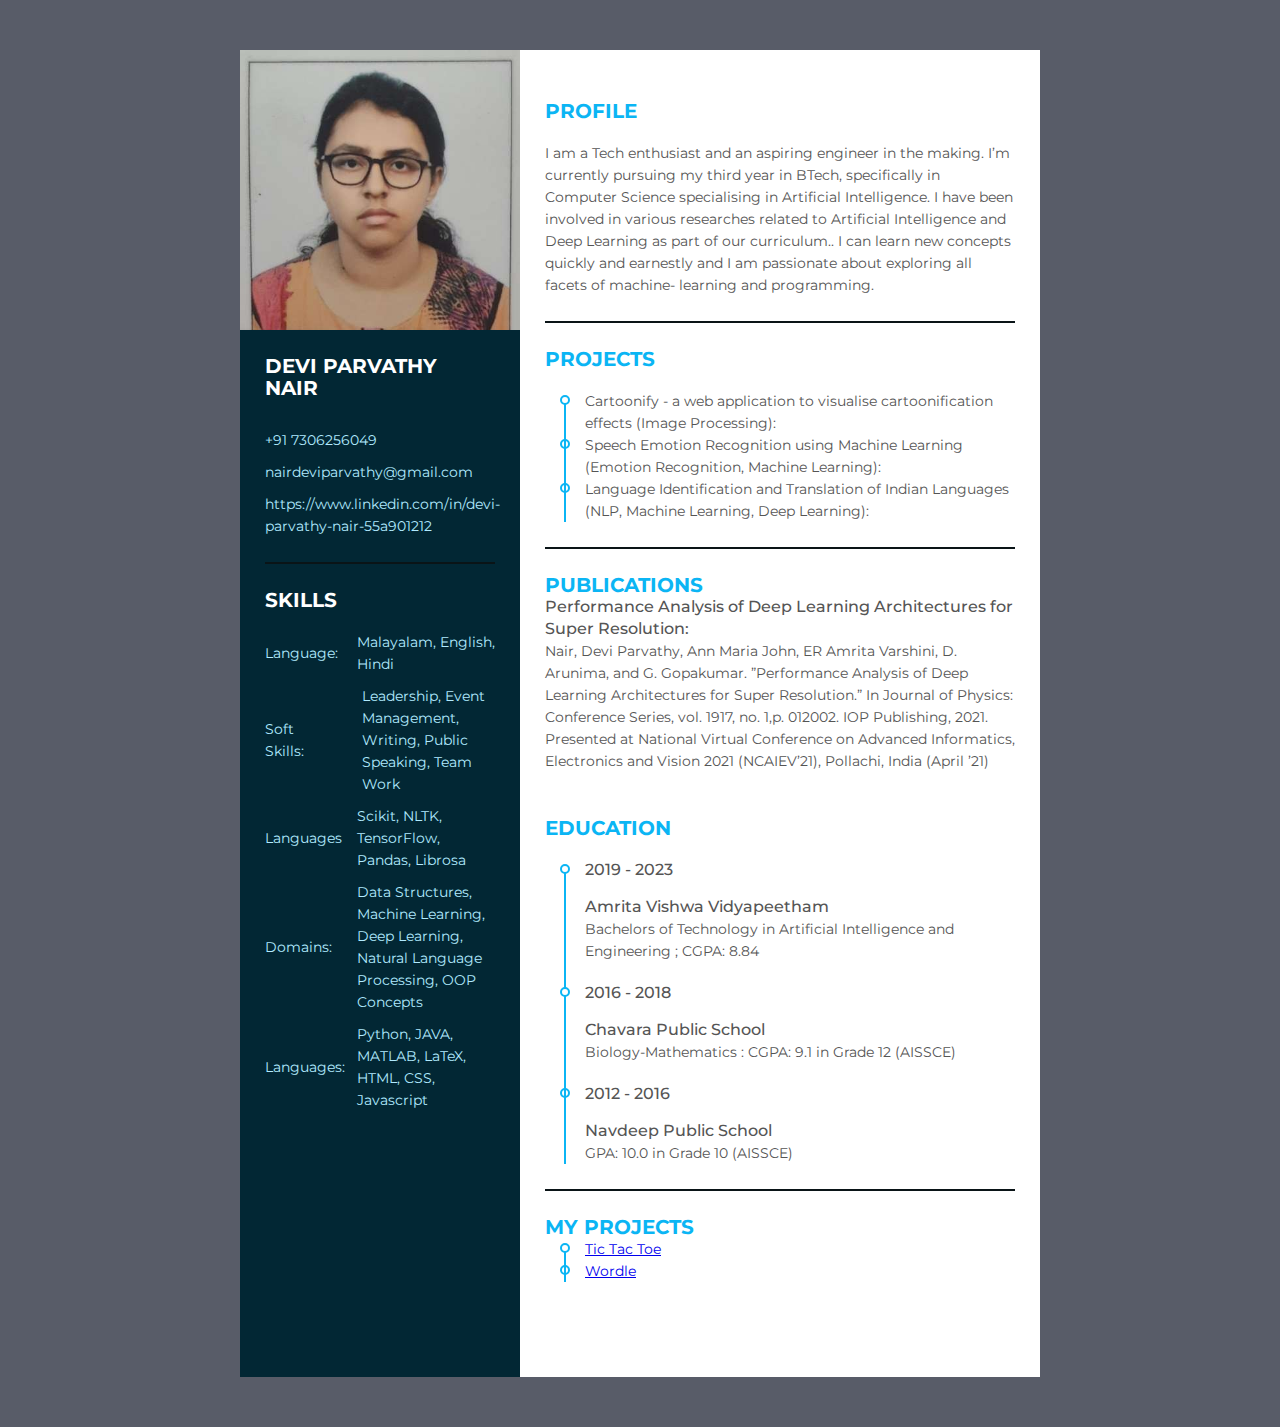
<file: index.html>
<!DOCTYPE html>
<html lang="en">
<head>
    <meta charset="UTF-8">
    <meta http-equiv="X-UA-Compatible" content="IE=edge">
    <meta name="viewport" content="width=device-width, initial-scale=1.0">
    <title>Resume</title>
</head>
<body>
    <link rel="stylesheet" href="resume.css">

<div class="resume">
   <div class="resume_left">
     <div class="resume_profile">
       <img src="Picture.jpg" alt="profile_pic">
     </div>
     <div class="resume_content">
       <div class="resume_item resume_info">
         <div class="title">
           <p class="bold">Devi Parvathy Nair</p>
         </div>
         <ul>
           <li>
           </li>
           <li>

             <div class="data">
               +91 7306256049
             </div>
           </li>
           <li>
             <div class="data">
               nairdeviparvathy@gmail.com
             </div>
           </li>
           <li>
            <div class="data">
                https://www.linkedin.com/in/devi-parvathy-nair-55a901212             </div>
           </li>
         </ul>
       </div>
       <div class="resume_item resume_skills">
         <div class="title">
           <p class="bold">skills</p>
         </div>
         <ul>
           <li>
            <div class="skill_name">
                Language:
              </div>
              <div class="lists1">
                Malayalam, English, Hindi            </li>
           <li>
            <div class="skill_name">
                Soft Skills:
              </div>
              <div class="lists2">
                Leadership, Event Management, Writing, Public Speaking, Team Work             </div>
            </li>
           <li>
            <div class="skill_name">
                Languages
              </div>
              <div class="lists1">
                Scikit, NLTK, TensorFlow, Pandas, Librosa           <li>
            <div class="skill_name">
                Domains:
              </div>
              <div class="lists1">
                Data Structures, Machine Learning, Deep Learning, Natural Language Processing, OOP Concepts               </li>
           <li>
             <div class="skill_name">
               Languages:
             </div>
             <div class="lists1">
                Python, JAVA, MATLAB, LaTeX, HTML, CSS, Javascript
             </div>
           </li>
         </ul>
       </div>

     </div>
  </div>
  <div class="resume_right">
    <div class="resume_item resume_about">
        <div class="title">
           <p class="bold">Profile</p>
         </div>
        <p>I am a Tech enthusiast and an aspiring engineer in the making. I’m currently pursuing my third year in BTech,
            specifically in Computer Science specialising in Artificial Intelligence. I have been involved in various researches related
            to Artificial Intelligence and Deep Learning as part of our curriculum.. I can learn new concepts quickly and earnestly
            and I am passionate about exploring all facets of machine- learning and programming.</p>
    </div>
    <div class="resume_item resume_work">
        <div class="title">
           <p class="bold">Projects</p>
         </div>
        <ul>
            <li>
               <p >Cartoonify - a web application to visualise cartoonification effects (Image Processing): </p> 
                           </li>
            <li>
                     <p >Speech Emotion Recognition using Machine Learning (Emotion Recognition, Machine Learning):</p> 
                          </li>
            <li>
                     <p >Language Identification and Translation of Indian Languages (NLP, Machine Learning, Deep Learning):</p> 
                       </li>
        </ul>
    </div>
    <div class="resume_item resume_work">
        <div class="title">
           <p class="bold">Publications</p>
           <p class="semi-bold">Performance Analysis of Deep Learning Architectures for Super Resolution:</p>
           <p>Nair, Devi Parvathy, Ann Maria John, ER Amrita Varshini, D. Arunima, and G. Gopakumar. ”Performance Analysis of Deep
            Learning Architectures for Super Resolution.” In Journal of Physics: Conference Series, vol. 1917, no. 1,p. 012002. IOP
            Publishing, 2021. Presented at National Virtual Conference on Advanced Informatics, Electronics and Vision 2021
            (NCAIEV’21), Pollachi, India (April ’21)</p> 
         </div>
     
    <div class="resume_item resume_education">
      <div class="title">
           <p class="bold">Education</p>
         </div>
      <ul>
            <li>
                <div class="date">2019 - 2023</div> 
                <div class="info">
                     <p class="semi-bold">
                        Amrita Vishwa Vidyapeetham</p> 
                  <p>Bachelors of Technology in Artificial Intelligence and Engineering ; CGPA: 8.84</p>
                </div>
            </li>
            <li>
              <div class="date">2016 - 2018</div>
              <div class="info">
                     <p class="semi-bold">Chavara Public School</p> 
                  <p>Biology-Mathematics : CGPA: 9.1 in Grade 12 (AISSCE)</p>
                </div>
            </li>
            <li>
                <div class="date">2012 - 2016</div>
                <div class="info">
                       <p class="semi-bold">Navdeep Public School</p> 
                    <p>GPA: 10.0 in Grade 10 (AISSCE)</p>
                  </div>
              </li>
        </ul>
    </div>
    <div class="resume_item resume_work">
        <div class="title">
           <p class="bold">My Projects</p>
           <ul>
            <li><a href="https://deviparvathynair.github.io/TicTacToe/" target="_blank"> Tic Tac Toe </a></li>
            <li><a href="https://deviparvathynair.github.io/Wordle/" target="_blank"> Wordle </a></li>

           </ul>
                  </div>
</div>
</body>
</html>
</file>
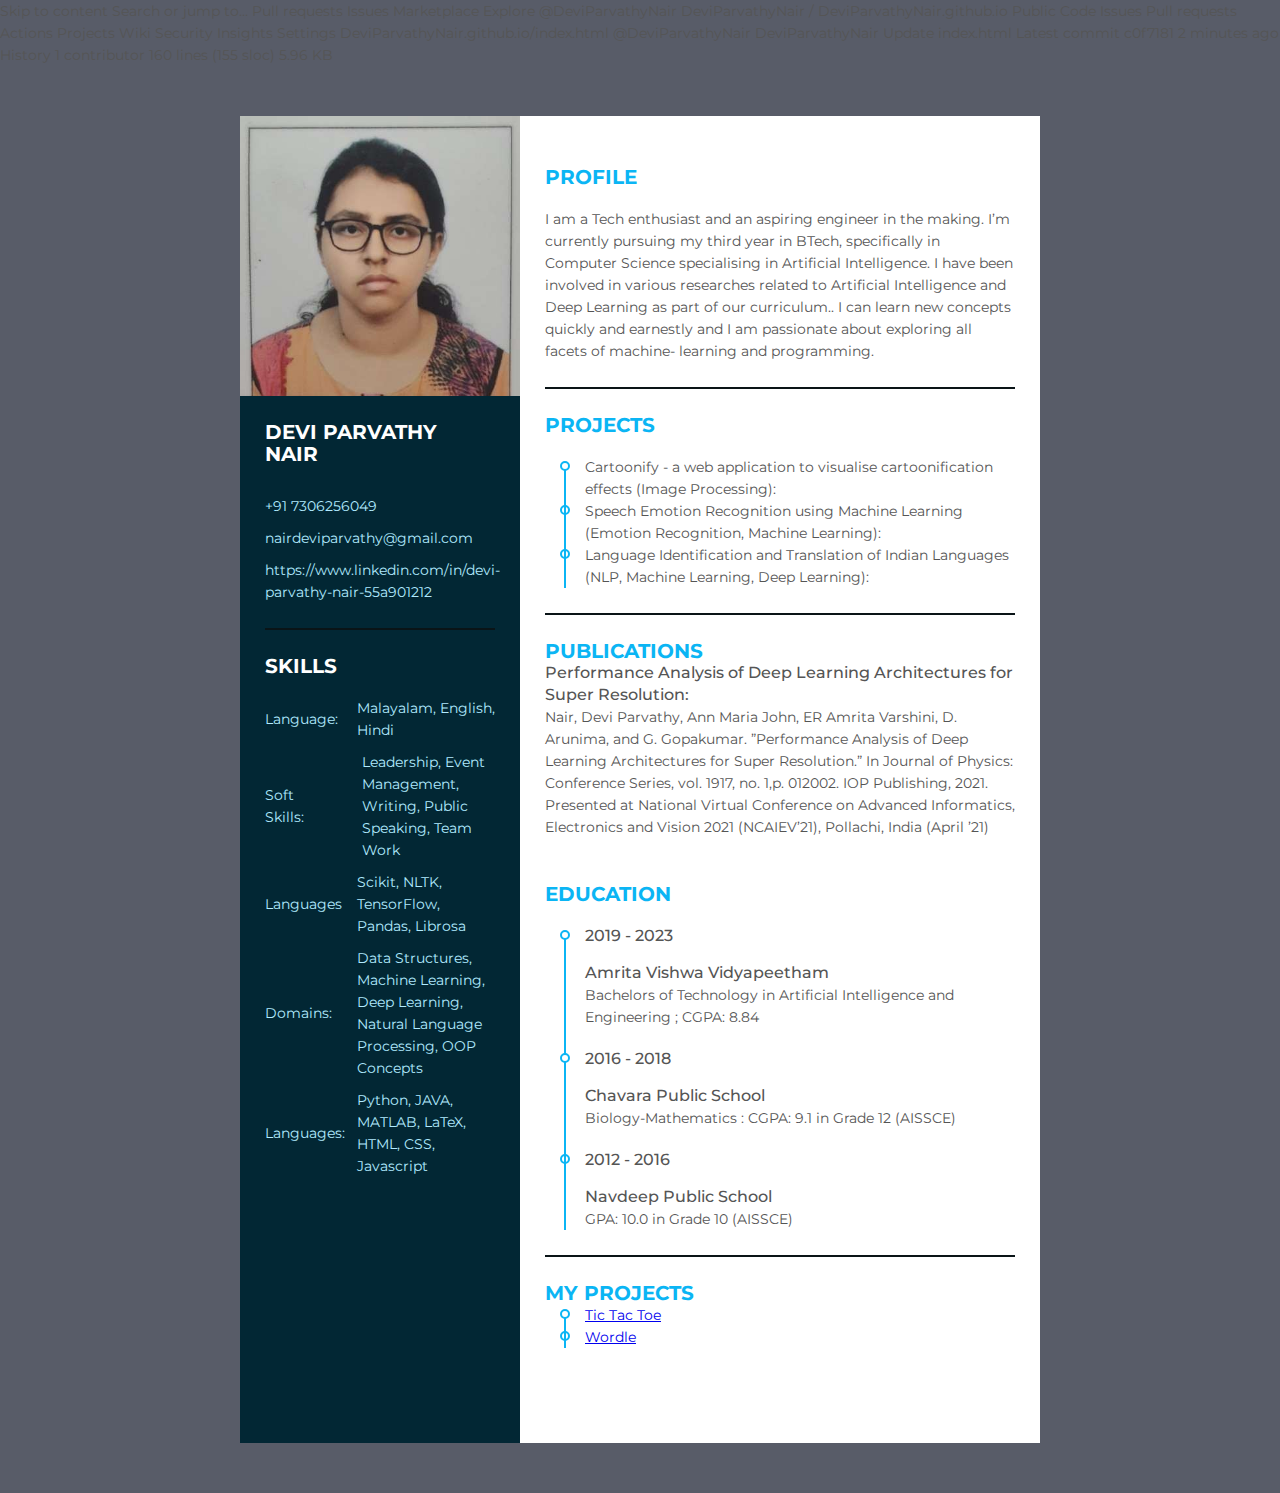
<file: indexx.html>
Skip to content
Search or jump to…
Pull requests
Issues
Marketplace
Explore
 
@DeviParvathyNair 
DeviParvathyNair
/
DeviParvathyNair.github.io
Public
Code
Issues
Pull requests
Actions
Projects
Wiki
Security
Insights
Settings
DeviParvathyNair.github.io/index.html
@DeviParvathyNair
DeviParvathyNair Update index.html
Latest commit c0f7181 2 minutes ago
 History
 1 contributor
160 lines (155 sloc)  5.96 KB

<!DOCTYPE html>
<html lang="en">
<head>
    <meta charset="UTF-8">
    <meta http-equiv="X-UA-Compatible" content="IE=edge">
    <meta name="viewport" content="width=device-width, initial-scale=1.0">
    <title>Resume</title>
</head>
<body>
    <link rel="stylesheet" href="resume.css">

<div class="resume">
   <div class="resume_left">
     <div class="resume_profile">
       <img src="Picture.jpg" alt="profile_pic">
     </div>
     <div class="resume_content">
       <div class="resume_item resume_info">
         <div class="title">
           <p class="bold">Devi Parvathy Nair</p>
         </div>
         <ul>
           <li>
           </li>
           <li>

             <div class="data">
               +91 7306256049
             </div>
           </li>
           <li>
             <div class="data">
               nairdeviparvathy@gmail.com
             </div>
           </li>
           <li>
            <div class="data">
                https://www.linkedin.com/in/devi-parvathy-nair-55a901212             </div>
           </li>
         </ul>
       </div>
       <div class="resume_item resume_skills">
         <div class="title">
           <p class="bold">skills</p>
         </div>
         <ul>
           <li>
            <div class="skill_name">
                Language:
              </div>
              <div class="lists1">
                Malayalam, English, Hindi            </li>
           <li>
            <div class="skill_name">
                Soft Skills:
              </div>
              <div class="lists2">
                Leadership, Event Management, Writing, Public Speaking, Team Work             </div>
            </li>
           <li>
            <div class="skill_name">
                Languages
              </div>
              <div class="lists1">
                Scikit, NLTK, TensorFlow, Pandas, Librosa           <li>
            <div class="skill_name">
                Domains:
              </div>
              <div class="lists1">
                Data Structures, Machine Learning, Deep Learning, Natural Language Processing, OOP Concepts               </li>
           <li>
             <div class="skill_name">
               Languages:
             </div>
             <div class="lists1">
                Python, JAVA, MATLAB, LaTeX, HTML, CSS, Javascript
             </div>
           </li>
         </ul>
       </div>

     </div>
  </div>
  <div class="resume_right">
    <div class="resume_item resume_about">
        <div class="title">
           <p class="bold">Profile</p>
         </div>
        <p>I am a Tech enthusiast and an aspiring engineer in the making. I’m currently pursuing my third year in BTech,
            specifically in Computer Science specialising in Artificial Intelligence. I have been involved in various researches related
            to Artificial Intelligence and Deep Learning as part of our curriculum.. I can learn new concepts quickly and earnestly
            and I am passionate about exploring all facets of machine- learning and programming.</p>
    </div>
    <div class="resume_item resume_work">
        <div class="title">
           <p class="bold">Projects</p>
         </div>
        <ul>
            <li>
               <p >Cartoonify - a web application to visualise cartoonification effects (Image Processing): </p> 
                           </li>
            <li>
                     <p >Speech Emotion Recognition using Machine Learning (Emotion Recognition, Machine Learning):</p> 
                          </li>
            <li>
                     <p >Language Identification and Translation of Indian Languages (NLP, Machine Learning, Deep Learning):</p> 
                       </li>
        </ul>
    </div>
    <div class="resume_item resume_work">
        <div class="title">
           <p class="bold">Publications</p>
           <p class="semi-bold">Performance Analysis of Deep Learning Architectures for Super Resolution:</p>
           <p>Nair, Devi Parvathy, Ann Maria John, ER Amrita Varshini, D. Arunima, and G. Gopakumar. ”Performance Analysis of Deep
            Learning Architectures for Super Resolution.” In Journal of Physics: Conference Series, vol. 1917, no. 1,p. 012002. IOP
            Publishing, 2021. Presented at National Virtual Conference on Advanced Informatics, Electronics and Vision 2021
            (NCAIEV’21), Pollachi, India (April ’21)</p> 
         </div>
     
    <div class="resume_item resume_education">
      <div class="title">
           <p class="bold">Education</p>
         </div>
      <ul>
            <li>
                <div class="date">2019 - 2023</div> 
                <div class="info">
                     <p class="semi-bold">
                        Amrita Vishwa Vidyapeetham</p> 
                  <p>Bachelors of Technology in Artificial Intelligence and Engineering ; CGPA: 8.84</p>
                </div>
            </li>
            <li>
              <div class="date">2016 - 2018</div>
              <div class="info">
                     <p class="semi-bold">Chavara Public School</p> 
                  <p>Biology-Mathematics : CGPA: 9.1 in Grade 12 (AISSCE)</p>
                </div>
            </li>
            <li>
                <div class="date">2012 - 2016</div>
                <div class="info">
                       <p class="semi-bold">Navdeep Public School</p> 
                    <p>GPA: 10.0 in Grade 10 (AISSCE)</p>
                  </div>
              </li>
        </ul>
    </div>
    <div class="resume_item resume_work">
        <div class="title">
           <p class="bold">My Projects</p>
           <ul>
            <li><a href="https://deviparvathynair.github.io/TicTacToe/" target="_blank"> Tic Tac Toe </a></li>
            <li><a href="https://deviparvathynair.github.io/Wordle/" target="_blank"> Wordle </a></li>

           </ul>
                  </div>
</div>
</body>
</html>
</file>
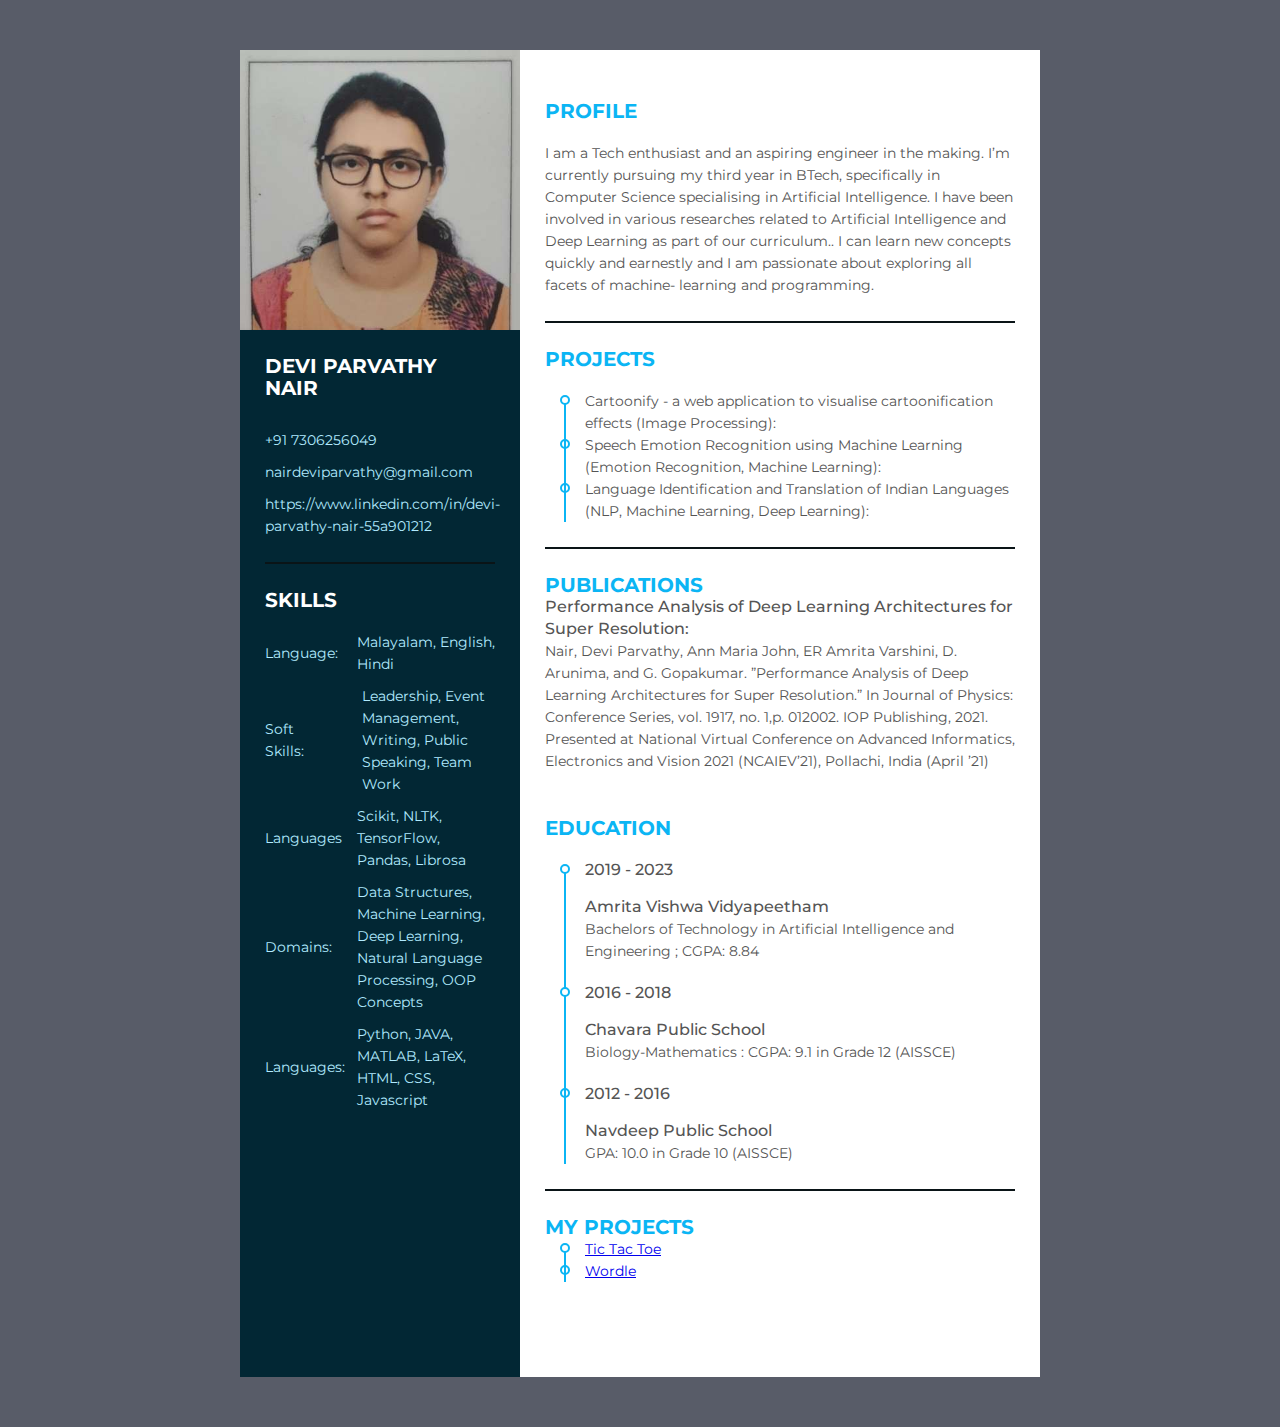
<file: resume.html>
<!DOCTYPE html>
<html lang="en">
<head>
    <meta charset="UTF-8">
    <meta http-equiv="X-UA-Compatible" content="IE=edge">
    <meta name="viewport" content="width=device-width, initial-scale=1.0">
    <title>Resume</title>
</head>
<body>
    <link rel="stylesheet" href="resume.css">

<div class="resume">
   <div class="resume_left">
     <div class="resume_profile">
       <img src="Picture.jpg" alt="profile_pic">
     </div>
     <div class="resume_content">
       <div class="resume_item resume_info">
         <div class="title">
           <p class="bold">Devi Parvathy Nair</p>
         </div>
         <ul>
           <li>
           </li>
           <li>

             <div class="data">
               +91 7306256049
             </div>
           </li>
           <li>
             <div class="data">
               nairdeviparvathy@gmail.com
             </div>
           </li>
           <li>
            <div class="data">
                https://www.linkedin.com/in/devi-parvathy-nair-55a901212             </div>
           </li>
         </ul>
       </div>
       <div class="resume_item resume_skills">
         <div class="title">
           <p class="bold">skills</p>
         </div>
         <ul>
           <li>
            <div class="skill_name">
                Language:
              </div>
              <div class="lists1">
                Malayalam, English, Hindi            </li>
           <li>
            <div class="skill_name">
                Soft Skills:
              </div>
              <div class="lists2">
                Leadership, Event Management, Writing, Public Speaking, Team Work             </div>
            </li>
           <li>
            <div class="skill_name">
                Languages
              </div>
              <div class="lists1">
                Scikit, NLTK, TensorFlow, Pandas, Librosa           <li>
            <div class="skill_name">
                Domains:
              </div>
              <div class="lists1">
                Data Structures, Machine Learning, Deep Learning, Natural Language Processing, OOP Concepts               </li>
           <li>
             <div class="skill_name">
               Languages:
             </div>
             <div class="lists1">
                Python, JAVA, MATLAB, LaTeX, HTML, CSS, Javascript
             </div>
           </li>
         </ul>
       </div>

     </div>
  </div>
  <div class="resume_right">
    <div class="resume_item resume_about">
        <div class="title">
           <p class="bold">Profile</p>
         </div>
        <p>I am a Tech enthusiast and an aspiring engineer in the making. I’m currently pursuing my third year in BTech,
            specifically in Computer Science specialising in Artificial Intelligence. I have been involved in various researches related
            to Artificial Intelligence and Deep Learning as part of our curriculum.. I can learn new concepts quickly and earnestly
            and I am passionate about exploring all facets of machine- learning and programming.</p>
    </div>
    <div class="resume_item resume_work">
        <div class="title">
           <p class="bold">Projects</p>
         </div>
        <ul>
            <li>
               <p >Cartoonify - a web application to visualise cartoonification effects (Image Processing): </p> 
                           </li>
            <li>
                     <p >Speech Emotion Recognition using Machine Learning (Emotion Recognition, Machine Learning):</p> 
                          </li>
            <li>
                     <p >Language Identification and Translation of Indian Languages (NLP, Machine Learning, Deep Learning):</p> 
                       </li>
        </ul>
    </div>
    <div class="resume_item resume_work">
        <div class="title">
           <p class="bold">Publications</p>
           <p class="semi-bold">Performance Analysis of Deep Learning Architectures for Super Resolution:</p>
           <p>Nair, Devi Parvathy, Ann Maria John, ER Amrita Varshini, D. Arunima, and G. Gopakumar. ”Performance Analysis of Deep
            Learning Architectures for Super Resolution.” In Journal of Physics: Conference Series, vol. 1917, no. 1,p. 012002. IOP
            Publishing, 2021. Presented at National Virtual Conference on Advanced Informatics, Electronics and Vision 2021
            (NCAIEV’21), Pollachi, India (April ’21)</p> 
         </div>
     
    <div class="resume_item resume_education">
      <div class="title">
           <p class="bold">Education</p>
         </div>
      <ul>
            <li>
                <div class="date">2019 - 2023</div> 
                <div class="info">
                     <p class="semi-bold">
                        Amrita Vishwa Vidyapeetham</p> 
                  <p>Bachelors of Technology in Artificial Intelligence and Engineering ; CGPA: 8.84</p>
                </div>
            </li>
            <li>
              <div class="date">2016 - 2018</div>
              <div class="info">
                     <p class="semi-bold">Chavara Public School</p> 
                  <p>Biology-Mathematics : CGPA: 9.1 in Grade 12 (AISSCE)</p>
                </div>
            </li>
            <li>
                <div class="date">2012 - 2016</div>
                <div class="info">
                       <p class="semi-bold">Navdeep Public School</p> 
                    <p>GPA: 10.0 in Grade 10 (AISSCE)</p>
                  </div>
              </li>
        </ul>
    </div>
    <div class="resume_item resume_work">
        <div class="title">
           <p class="bold">My Projects</p>
           <ul>
            <li><a href="https://www.google.com" target="_blank"> Tic Tac Toe </a></li>
            <li><a href="https://www.google.com" target="_blank"> Wordle </a></li>

           </ul>
                  </div>
</div>
</body>
</html>
</file>
<file: resume.css>
@import url("https://fonts.googleapis.com/css?family=Montserrat:400,500,700&display=swap");

* {
  margin: 0;
  padding: 0;
  box-sizing: border-box;
  list-style: none;
  font-family: "Montserrat", sans-serif;
}

body {
  background: #585c68;
  font-size: 14px;
  line-height: 22px;
  color: #555555;
}

.bold {
  font-weight: 700;
  font-size: 20px;
  text-transform: uppercase;
}

.semi-bold {
  font-weight: 500;
  font-size: 16px;
}

.resume {
  width: 800px;
  height: auto;
  display: flex;
  margin: 50px auto;
}

.resume .resume_left {
  width: 280px;
  background: #022734;
}

.resume .resume_left .resume_profile {
  width: 100%;
  height: 280px;
}

.resume .resume_left .resume_profile img {
  width: 100%;
  height: 100%;
}

.resume .resume_left .resume_content {
  padding: 0 25px;
}

.resume .title {
  margin-bottom: 20px;
}

.resume .resume_left .bold {
  color: #fff;
}

.resume .resume_left .regular {
  color: #b1eaff;
}

.resume .resume_item {
  padding: 25px 0;
  border-bottom: 2px solid #0a1417;
}

.resume .resume_left .resume_item:last-child,
.resume .resume_right .resume_item:last-child {
  border-bottom: 0px;
}

.resume .resume_left ul li {
  display: flex;
  margin-bottom: 10px;
  align-items: center;
}

.resume .resume_left ul li:last-child {
  margin-bottom: 0;
}

.resume .resume_left ul li .icon {
  width: 35px;
  height: 35px;
  background: #fff;
  color: #0bb5f4;
  border-radius: 50%;
  margin-right: 15px;
  font-size: 16px;
  position: relative;
}

.resume .icon i,
.resume .resume_right .resume_hobby ul li i {
  position: absolute;
  top: 50%;
  left: 50%;
  transform: translate(-50%, -50%);
}

.resume .resume_left ul li .data {
  color: #b1eaff;
}

.resume .resume_left .resume_skills ul li {
  display: flex;
  margin-bottom: 10px;
  color: #b1eaff;
  justify-content: space-between;
  align-items: center;
}

.resume .resume_left .resume_skills ul li .skill_name {
  width: 25%;
}

.resume .resume_left .resume_skills ul li .lists {
    margin-left: 29%;
  }
  .resume .resume_left .resume_skills ul li .lists1 {
    margin-left: 15%;
  }
  .resume .resume_left .resume_skills ul li .lists2 {
    margin-left: 25%;
  }
.resume .resume_left .resume_skills ul li .skill_per {
  width: 15%;
}


.resume .resume_left .resume_social .semi-bold {
  color: #fff;
  margin-bottom: 3px;
}

.resume .resume_right {
  width: 520px;
  background: #fff;
  padding: 25px;
}

.resume .resume_right .bold {
  color: #0bb5f4;
}

.resume .resume_right .resume_work ul,
.resume .resume_right .resume_education ul {
  padding-left: 40px;
  overflow: hidden;
}

.resume .resume_right ul li {
  position: relative;
}

.resume .resume_right ul li .date {
  font-size: 16px;
  font-weight: 500;
  margin-bottom: 15px;
}

.resume .resume_right ul li .info {
  margin-bottom: 20px;
}

.resume .resume_right ul li:last-child .info {
  margin-bottom: 0;
}

.resume .resume_right .resume_work ul li:before,
.resume .resume_right .resume_education ul li:before {
  content: "";
  position: absolute;
  top: 5px;
  left: -25px;
  width: 6px;
  height: 6px;
  border-radius: 50%;
  border: 2px solid #0bb5f4;
}

.resume .resume_right .resume_work ul li:after,
.resume .resume_right .resume_education ul li:after {
  content: "";
  position: absolute;
  top: 14px;
  left: -21px;
  width: 2px;
  height: 115px;
  background: #0bb5f4;
}

.resume .resume_right .resume_hobby ul {
  display: flex;
  justify-content: space-between;
}

.resume .resume_right .resume_hobby ul li {
  width: 80px;
  height: 80px;
  border: 2px solid #0bb5f4;
  border-radius: 50%;
  position: relative;
  color: #0bb5f4;
}

.resume .resume_right .resume_hobby ul li i {
  font-size: 30px;
}

.resume .resume_right .resume_hobby ul li:before {
  content: "";
  position: absolute;
  top: 40px;
  right: -52px;
  width: 50px;
  height: 2px;
  background: #022633;
}

.resume .resume_right .resume_hobby ul li:last-child:before {
  display: none;
}
</file>
